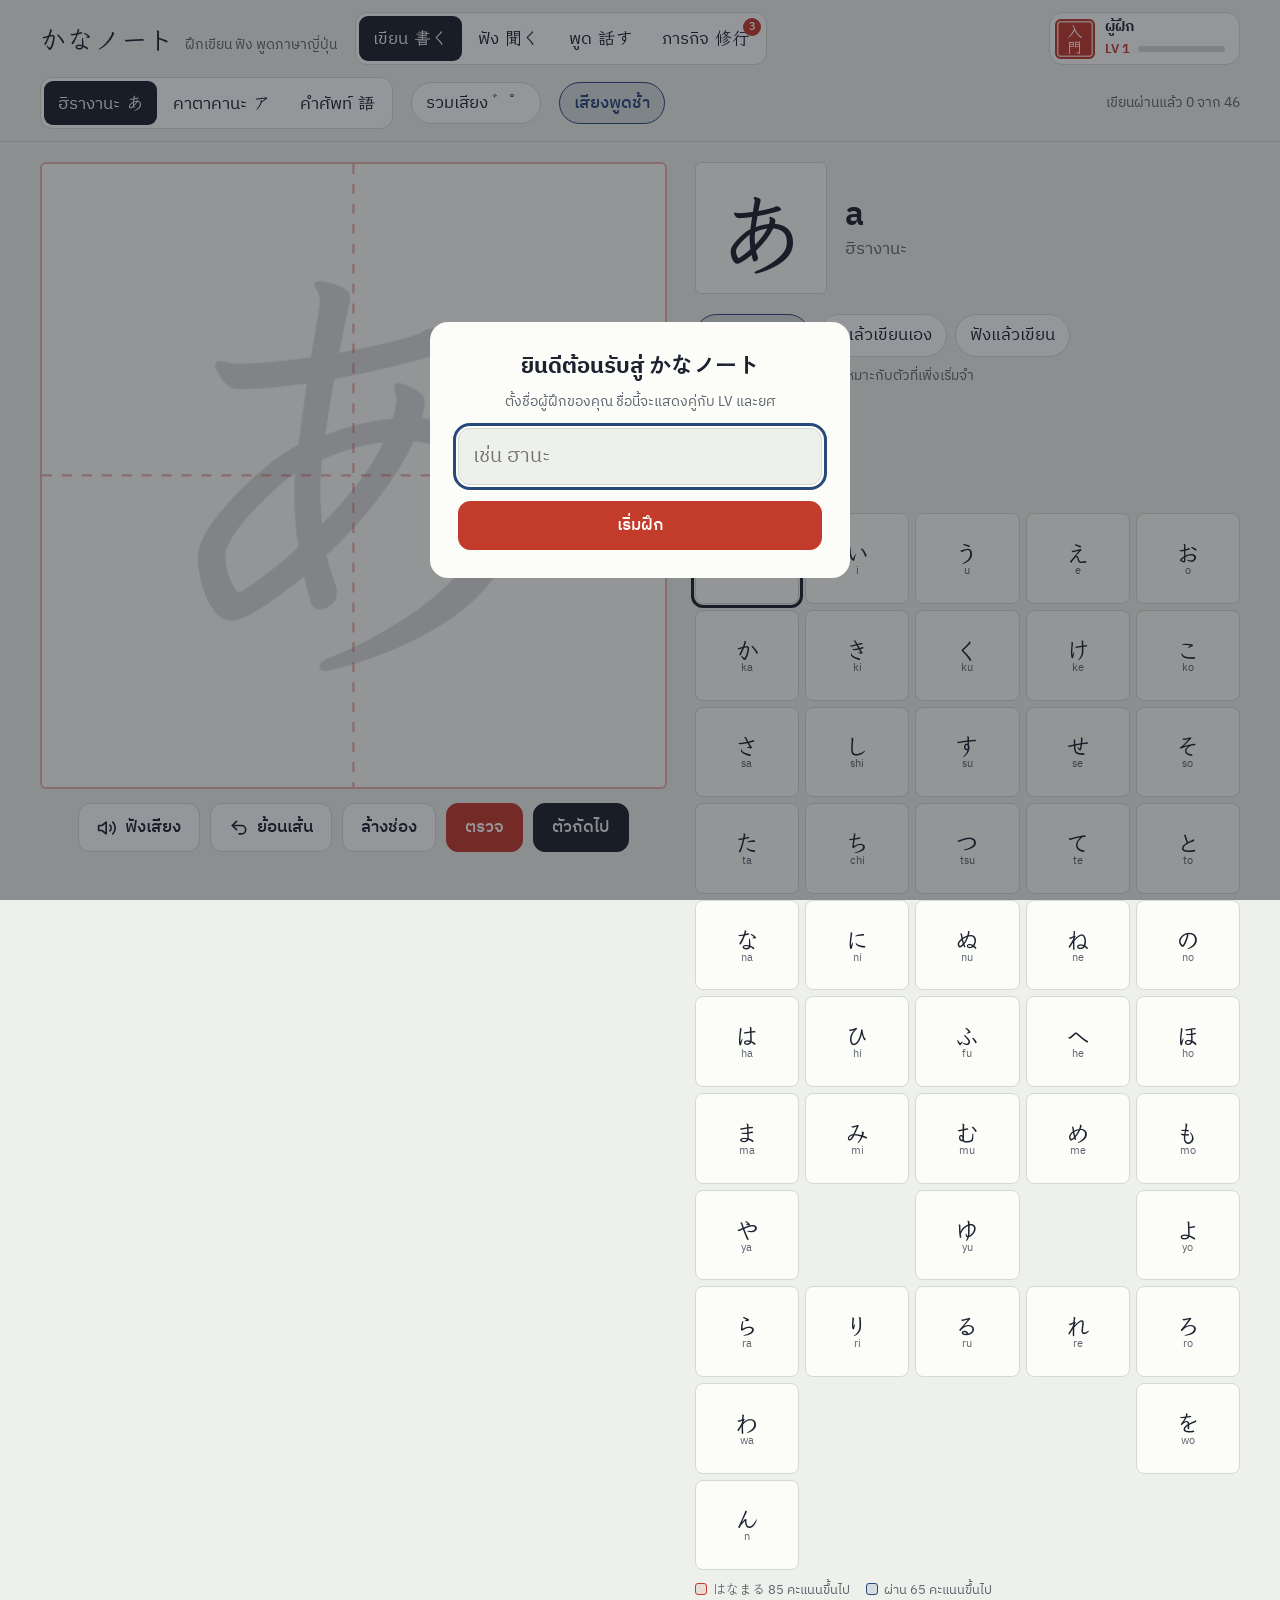
<file: index.html>
<!DOCTYPE html>
<html lang="th">
<head>
<meta charset="utf-8">
<meta name="viewport" content="width=device-width, initial-scale=1, viewport-fit=cover">
<meta name="description" content="ฝึกเขียน ฟัง และพูดภาษาญี่ปุ่น (ฮิรางานะ คาตาคานะ คำศัพท์) บน iPad ด้วย Apple Pencil พร้อมระบบเลเวล ยศ และภารกิจประจำวัน">
<meta name="theme-color" content="#EEF1EB" media="(prefers-color-scheme: light)">
<meta name="theme-color" content="#14171D" media="(prefers-color-scheme: dark)">
<meta name="apple-mobile-web-app-capable" content="yes">
<meta name="mobile-web-app-capable" content="yes">
<meta name="apple-mobile-web-app-title" content="かなノート">
<meta name="apple-mobile-web-app-status-bar-style" content="default">
<title>かなノート — ฝึกเขียน ฟัง พูดภาษาญี่ปุ่น</title>
<link rel="manifest" href="manifest.webmanifest">
<link rel="icon" type="image/png" href="icons/icon-192.png">
<link rel="apple-touch-icon" href="icons/icon-180.png">
<link rel="preconnect" href="https://fonts.googleapis.com">
<link rel="preconnect" href="https://fonts.gstatic.com" crossorigin>
<link href="https://fonts.googleapis.com/css2?family=Klee+One:wght@400;600&family=IBM+Plex+Sans+Thai:wght@400;500;600&family=Zen+Kaku+Gothic+New:wght@400;500;700&display=swap" rel="stylesheet">
<style>
:root{
  --paper:#EEF1EB; --sheet:#FCFCF9; --ink:#1D2230; --muted:#5D6570; --line:#D5DAD0;
  --shu:#C23B2B; --shu-soft:rgba(194,59,43,.12); --guide:rgba(194,59,43,.38);
  --ai:#27497A; --ai-soft:rgba(39,73,122,.12); --btn:#FFFFFF; --shade:rgba(20,24,32,.45);
  --ui:"IBM Plex Sans Thai","Zen Kaku Gothic New",system-ui,sans-serif;
  --kana:"Klee One","Zen Kaku Gothic New","Hiragino Mincho ProN",serif;
  color-scheme:light;
  box-sizing:border-box;
  padding-top:env(safe-area-inset-top,0px); padding-bottom:env(safe-area-inset-bottom,0px);
}
@media (prefers-color-scheme:dark){
  :root:not([data-theme="light"]){
    --paper:#14171D; --sheet:#1D2129; --ink:#E9EBEF; --muted:#9AA2AE; --line:#2E343F;
    --shu:#E5604B; --shu-soft:rgba(229,96,75,.16); --guide:rgba(229,96,75,.4);
    --ai:#93B3E3; --ai-soft:rgba(147,179,227,.16); --btn:#252A34; --shade:rgba(0,0,0,.6); color-scheme:dark;
  }
}
:root[data-theme="dark"]{
  --paper:#14171D; --sheet:#1D2129; --ink:#E9EBEF; --muted:#9AA2AE; --line:#2E343F;
  --shu:#E5604B; --shu-soft:rgba(229,96,75,.16); --guide:rgba(229,96,75,.4);
  --ai:#93B3E3; --ai-soft:rgba(147,179,227,.16); --btn:#252A34; --shade:rgba(0,0,0,.6); color-scheme:dark;
}
html{scroll-padding-top:env(safe-area-inset-top,0px);}
*,*::before,*::after{box-sizing:border-box}
body{margin:0;background:var(--paper);color:var(--ink);font-family:var(--ui);font-size:17px;line-height:1.55;-webkit-text-size-adjust:100%;}
body::before{content:"";position:fixed;inset:0 0 auto;height:env(safe-area-inset-top,0px);z-index:10;background:var(--paper);}
button{font:inherit;color:inherit;cursor:pointer;-webkit-tap-highlight-color:transparent}
button:focus-visible,input:focus-visible{outline:3px solid var(--ai);outline-offset:2px}
.hint{color:var(--muted);font-size:14px;margin:0}

/* ---------- header ---------- */
header{position:sticky;top:env(safe-area-inset-top,0px);z-index:5;background:var(--paper);border-bottom:1px solid var(--line);}
.bar{max-width:1240px;margin:0 auto;padding:12px 20px;display:flex;flex-wrap:wrap;align-items:center;gap:12px 18px;}
.bar.sub{padding-top:0}
body.questmode .bar.sub{display:none}
.brand{font-family:var(--kana);font-weight:600;font-size:26px;letter-spacing:.04em;display:flex;align-items:baseline;gap:10px}
.brand small{font-family:var(--ui);font-weight:400;font-size:14px;color:var(--muted);letter-spacing:0}
.seg{display:inline-flex;background:var(--btn);border:1px solid var(--line);border-radius:12px;padding:3px;gap:2px}
.seg button{border:0;background:transparent;padding:8px 14px;border-radius:9px;min-height:40px;white-space:nowrap;position:relative}
.seg button[aria-pressed="true"]{background:var(--ink);color:var(--paper)}
.seg .jp{font-family:var(--kana);font-weight:600;margin-left:6px}
.badge{position:absolute;top:2px;right:2px;min-width:18px;height:18px;border-radius:9px;background:var(--shu);color:#fff;font-size:11px;line-height:18px;font-weight:600;padding:0 5px}
.chip{border:1px solid var(--line);background:var(--btn);border-radius:999px;padding:7px 14px;min-height:40px}
.chip[aria-pressed="true"]{border-color:var(--ai);background:var(--ai-soft);color:var(--ai);font-weight:500}
#progress{margin-left:auto}

/* player chip */
.player{margin-left:auto;display:flex;align-items:center;gap:10px;border:1px solid var(--line);background:var(--btn);border-radius:14px;padding:5px 14px 5px 5px;min-height:52px;text-align:left}
.p-meta{display:flex;flex-direction:column;gap:3px;min-width:120px}
.p-name{font-weight:600;font-size:15px;line-height:1.2;max-width:160px;overflow:hidden;text-overflow:ellipsis;white-space:nowrap}
.p-lv{display:flex;align-items:center;gap:8px;font-size:13px}
.p-lv b{font-weight:600;color:var(--shu);white-space:nowrap}
.xpbar{flex:1;height:6px;border-radius:3px;background:var(--line);overflow:hidden;min-width:60px}
.xpbar i{display:block;height:100%;background:var(--shu);border-radius:3px;transition:width .5s ease}
.xpbar.lg{height:10px;border-radius:5px}
.xppop{position:fixed;transform:translateX(-50%);z-index:30;font-weight:600;color:var(--shu);font-size:15px;pointer-events:none;animation:xpup 1.3s ease-out forwards}
@keyframes xpup{0%{opacity:0;transform:translate(-50%,6px)}15%{opacity:1}100%{opacity:0;transform:translate(-50%,-22px)}}

/* hanko seal: the rank badge */
.seal{display:inline-flex;flex-direction:column;align-items:center;justify-content:center;flex:none;overflow:hidden;
  background:var(--shu);color:#fff;font-family:var(--kana);font-weight:600;border-radius:6px;letter-spacing:.02em;
  box-shadow:inset 0 0 0 2px var(--shu),inset 0 0 0 3.5px rgba(255,255,255,.7)}
.seal>span{display:block;line-height:1.02}
.seal.sm{width:40px;height:40px;font-size:15px;line-height:1}
.seal.sm.len3{font-size:11px}
.seal.lg{width:104px;height:104px;font-size:36px;line-height:1.05;border-radius:10px;box-shadow:inset 0 0 0 4px var(--shu),inset 0 0 0 6px rgba(255,255,255,.7)}
.seal.lg.len3{font-size:27px}
.seal.xl{width:150px;height:150px;font-size:52px;line-height:1.05;border-radius:12px;box-shadow:inset 0 0 0 5px var(--shu),inset 0 0 0 8px rgba(255,255,255,.7)}
.seal.xl.len3{font-size:38px}

main{max-width:1240px;margin:0 auto;padding:20px 20px 40px}
.view{display:none}.view.on{display:block}

/* ---------- writing ---------- */
.write{display:grid;grid-template-columns:minmax(0,1.15fr) minmax(300px,1fr);gap:28px;align-items:start}
.stage{display:flex;flex-direction:column;align-items:center;gap:14px}
.sheet{position:relative;width:min(100%,70vh,640px);aspect-ratio:1;background:var(--sheet);border:2px solid var(--guide);border-radius:6px;touch-action:none;-webkit-user-select:none;user-select:none;-webkit-touch-callout:none}
.sheet canvas,.sheet svg{position:absolute;inset:0;width:100%;height:100%}
.sheet svg.guides,.sheet .mark{pointer-events:none}
#ink{touch-action:none;cursor:crosshair}
.wordtrack{display:flex;gap:8px;justify-content:center;flex-wrap:wrap;padding-bottom:14px}
.wordtrack span{width:48px;height:48px;border:1.5px solid var(--line);border-radius:6px;display:grid;place-items:center;font-family:var(--kana);font-weight:600;font-size:26px;background:var(--sheet);position:relative}
.wordtrack span.cur{border-color:var(--shu);box-shadow:0 0 0 2px var(--shu-soft)}
.wordtrack span i{position:absolute;bottom:-20px;font-style:normal;font-family:var(--ui);font-size:12px;color:var(--muted);font-weight:400}
.tools{display:flex;gap:10px;flex-wrap:wrap;justify-content:center}
.btn{border:1px solid var(--line);background:var(--btn);border-radius:12px;padding:10px 18px;min-height:48px;font-weight:500;display:inline-flex;align-items:center;gap:8px}
.btn.primary{background:var(--ink);color:var(--paper);border-color:var(--ink)}
.btn.shu{background:var(--shu);color:#fff;border-color:var(--shu)}
.btn:disabled{opacity:.45;cursor:default}
.btn svg{width:20px;height:20px;flex:none}

.panel{display:flex;flex-direction:column;gap:20px}
.info{display:grid;grid-template-columns:auto 1fr;gap:18px;align-items:center}
.ref{width:132px;height:132px;border:1.5px solid var(--line);border-radius:6px;background:var(--sheet);display:grid;place-items:center;font-family:var(--kana);font-weight:600;font-size:88px;line-height:1}
.romaji{font-size:34px;font-weight:600;letter-spacing:.02em;line-height:1.2}
.meaning{color:var(--muted)}
.feedback{min-height:52px;font-size:16px}
.feedback b{font-size:22px;color:var(--shu)}
.modes{display:flex;gap:8px;flex-wrap:wrap}
.picker h3{margin:0 0 10px;font-size:16px;font-weight:600}
.gojuon{display:grid;grid-template-columns:repeat(5,1fr);gap:6px}
.gojuon .gap{grid-column:1/-1;height:6px}
.cell{aspect-ratio:1.15;border:1px solid var(--line);background:var(--sheet);border-radius:8px;font-family:var(--kana);font-weight:600;font-size:24px;line-height:1;display:flex;flex-direction:column;align-items:center;justify-content:center;gap:2px;padding:0}
.cell small{font-family:var(--ui);font-weight:400;font-size:11px;color:var(--muted)}
.cell.empty{visibility:hidden}
.cell.pass{background:var(--ai-soft);border-color:var(--ai)}
.cell.top{background:var(--shu-soft);border-color:var(--shu)}
.cell.cur{outline:3px solid var(--ink);outline-offset:1px}
.words{display:flex;flex-wrap:wrap;gap:8px}
.words .cell{aspect-ratio:auto;padding:8px 12px;font-size:20px;flex-direction:row;gap:8px}
.legend{display:flex;gap:16px;flex-wrap:wrap;font-size:13px;color:var(--muted);margin-top:10px}
.legend span::before{content:"";display:inline-block;width:12px;height:12px;border-radius:3px;margin-right:6px;vertical-align:-1px;border:1px solid}
.legend .l1::before{background:var(--shu-soft);border-color:var(--shu)}
.legend .l2::before{background:var(--ai-soft);border-color:var(--ai)}

/* ---------- listen & speak ---------- */
.drill{max-width:720px;margin:0 auto;display:flex;flex-direction:column;align-items:center;gap:22px;text-align:center}
.play{width:132px;height:132px;border-radius:50%;border:0;background:var(--ink);color:var(--paper);display:grid;place-items:center}
.play svg{width:54px;height:54px}
.choices{display:grid;grid-template-columns:repeat(2,minmax(0,1fr));gap:14px;width:100%}
.choice{border:1.5px solid var(--line);background:var(--sheet);border-radius:14px;min-height:120px;font-family:var(--kana);font-weight:600;font-size:56px;line-height:1.1;display:flex;flex-direction:column;align-items:center;justify-content:center;gap:4px;padding:10px}
.choice.word{font-size:38px}
.choice small{font-family:var(--ui);font-size:14px;font-weight:400;color:var(--muted);min-height:20px}
.choice.right{border-color:var(--ai);background:var(--ai-soft)}
.choice.wrong{border-color:var(--shu);background:var(--shu-soft)}
.stats{display:flex;gap:24px;color:var(--muted);font-size:15px}
.stats b{color:var(--ink);font-size:20px}
.card{width:100%;background:var(--sheet);border:1.5px solid var(--line);border-radius:16px;padding:28px 20px}
.big{font-family:var(--kana);font-weight:600;font-size:clamp(72px,14vw,140px);line-height:1.1}
.heard{min-height:56px}
.heard .ok{color:var(--ai);font-weight:600}
.heard .no{color:var(--shu);font-weight:600}
audio{width:100%;max-width:420px}
.rec-on{animation:pulse 1.2s ease-in-out infinite}
@keyframes pulse{50%{box-shadow:0 0 0 10px var(--shu-soft)}}

/* ---------- quest / profile ---------- */
.qgrid{display:grid;grid-template-columns:minmax(0,1fr) minmax(0,1.2fr);gap:28px;align-items:start}
.qgrid h2{font-size:20px;margin:0 0 6px;display:flex;align-items:baseline;gap:10px}
.qcount{font-size:15px;color:var(--shu);font-weight:600}
.profile{background:var(--sheet);border:1.5px solid var(--line);border-radius:16px;padding:24px;display:grid;grid-template-columns:auto 1fr;gap:20px;align-items:center}
.pinfo{display:flex;flex-direction:column;gap:6px;min-width:0}
.pname{font-size:24px;font-weight:600;line-height:1.2;overflow-wrap:anywhere}
.prank{color:var(--muted)}
.prank .jp{font-family:var(--kana);font-weight:600;color:var(--ink)}
.plv{display:flex;justify-content:space-between;align-items:baseline}
.plv b{font-size:28px;color:var(--shu)}
.plv span{font-size:14px;color:var(--muted)}
.link{border:0;background:none;color:var(--ai);font-size:14px;padding:4px 6px;text-decoration:underline;text-underline-offset:3px}
.link.danger{color:var(--shu);margin-top:18px}
.totals{grid-column:1/-1;display:grid;grid-template-columns:repeat(3,1fr);gap:10px;margin:6px 0 0}
.totals div{border-top:1px solid var(--line);padding-top:8px}
.totals dt{font-size:13px;color:var(--muted)}
.totals dd{margin:0;font-size:20px;font-weight:600}
.quests{grid-row:span 2}
.qlist{list-style:none;padding:0;margin:14px 0 12px;display:flex;flex-direction:column;gap:10px}
.qlist li{display:grid;grid-template-columns:auto 1fr auto;gap:14px;align-items:center;background:var(--sheet);border:1.5px solid var(--line);border-radius:14px;padding:14px 16px}
.qlist li.done{border-color:var(--shu);background:var(--shu-soft)}
.qcheck{width:30px;height:30px;border-radius:50%;border:2px solid var(--line);display:grid;place-items:center;color:#fff;font-weight:700}
.qlist li.done .qcheck{background:var(--shu);border-color:var(--shu)}
.qbody{display:flex;flex-direction:column;gap:8px;min-width:0}
.qtext{font-weight:500}
.qmeta{display:flex;flex-direction:column;align-items:flex-end;font-size:14px;color:var(--muted)}
.qmeta b{color:var(--shu);font-size:15px}
.bonus{border:1.5px dashed var(--shu);border-radius:12px;padding:12px 16px;color:var(--shu);font-weight:500}
.bonus.got{border-style:solid;background:var(--shu-soft)}
.xpways{list-style:none;padding:0;margin:10px 0 0;display:grid;grid-template-columns:1fr 1fr;gap:6px 18px;font-size:15px}
.xpways li{display:flex;justify-content:space-between;border-bottom:1px solid var(--line);padding:6px 0}
.xpways b{color:var(--shu)}
.ranks ol{list-style:none;padding:0;margin:12px 0 0;display:flex;flex-direction:column;gap:8px}
.ranks li{display:grid;grid-template-columns:auto 1fr auto;gap:12px;align-items:center;padding:6px 10px;border-radius:10px}
.ranks li:not(.got){opacity:.45}
.ranks li:not(.got) .seal{background:var(--muted);box-shadow:inset 0 0 0 2px var(--muted),inset 0 0 0 3.5px rgba(255,255,255,.6)}
.ranks li.cur{background:var(--shu-soft);outline:1.5px solid var(--shu)}
.ranks li b{font-size:14px;color:var(--muted);font-weight:500}

/* ---------- dialogs ---------- */
dialog{border:0;border-radius:18px;padding:28px;background:var(--sheet);color:var(--ink);width:min(420px,calc(100vw - 32px));text-align:center}
dialog::backdrop{background:var(--shade)}
dialog h2{margin:0 0 6px;font-size:22px}
dialog input{width:100%;font:inherit;font-size:20px;padding:12px 14px;border:1.5px solid var(--line);border-radius:12px;background:var(--paper);color:var(--ink);margin:16px 0}
dialog .btn{width:100%;justify-content:center}
.lvseal{display:flex;justify-content:center;margin-bottom:10px}
dialog[open] .lvseal .seal{animation:stamp .55s cubic-bezier(.2,1.4,.4,1) both}
@keyframes stamp{0%{transform:scale(1.8) rotate(-8deg);opacity:0}100%{transform:scale(1) rotate(-3deg);opacity:1}}
.lvnum{font-size:40px;font-weight:600;color:var(--shu);margin:4px 0}
#lv-body p{margin:4px 0}
#lvdlg .btn{margin-top:18px}

.toast{position:fixed;left:50%;bottom:calc(24px + env(safe-area-inset-bottom,0px));transform:translateX(-50%);background:var(--ink);color:var(--paper);padding:12px 20px;border-radius:12px;font-size:15px;opacity:0;pointer-events:none;transition:opacity .2s;max-width:90vw;text-align:center;z-index:40}
.toast.on{opacity:1}

@media (max-width:980px){
  .qgrid{grid-template-columns:1fr}
  .quests{grid-row:auto}
}
@media (max-width:880px){
  .write{grid-template-columns:1fr}
  .sheet{width:min(100%,60vh)}
}
@media (max-width:600px){
  .brand small{display:none}
  .seg button{padding:8px 9px}
  .seg .jp{display:none}
  .choice{font-size:44px;min-height:100px}
  .player{margin-left:0;width:100%}
  .profile{grid-template-columns:1fr;justify-items:start}
  .totals{grid-template-columns:repeat(2,1fr)}
  .xpways{grid-template-columns:1fr}
}
@media (prefers-reduced-motion:reduce){*{animation:none!important;transition:none!important}}

</style>
</head>
<body>
<header>
  <div class="bar">
    <div class="brand">かなノート <small>ฝึกเขียน ฟัง พูดภาษาญี่ปุ่น</small></div>
    <div class="seg" role="group" aria-label="โหมดฝึก" id="tabs">
      <button data-tab="write" aria-pressed="true">เขียน<span class="jp">書く</span></button>
      <button data-tab="listen" aria-pressed="false">ฟัง<span class="jp">聞く</span></button>
      <button data-tab="speak" aria-pressed="false">พูด<span class="jp">話す</span></button>
      <button data-tab="quest" aria-pressed="false">ภารกิจ<span class="jp">修行</span><span class="badge" id="q-badge" hidden></span></button>
    </div>
    <button class="player" id="player">
      <span id="p-seal"></span>
      <span class="p-meta">
        <span class="p-name" id="p-name">ผู้ฝึก</span>
        <span class="p-lv"><b id="p-lv">LV 1</b><span class="xpbar"><i id="p-xp"></i></span></span>
      </span>
    </button>
  </div>
  <div class="bar sub">
    <div class="seg" role="group" aria-label="ชุดตัวอักษร" id="sets">
      <button data-set="hira" aria-pressed="true">ฮิรางานะ<span class="jp">あ</span></button>
      <button data-set="kata" aria-pressed="false">คาตาคานะ<span class="jp">ア</span></button>
      <button data-set="vocab" aria-pressed="false">คำศัพท์<span class="jp">語</span></button>
    </div>
    <button class="chip" id="daku" aria-pressed="false">รวมเสียง ゛゜</button>
    <button class="chip" id="slow" aria-pressed="true">เสียงพูดช้า</button>
    <span class="hint" id="progress"></span>
  </div>
</header>

<main>
  <!-- เขียน -->
  <section class="view on" id="v-write">
    <div class="write">
      <div class="stage">
        <div class="sheet" id="sheet">
          <canvas id="trace"></canvas>
          <svg class="guides" viewBox="0 0 100 100" preserveAspectRatio="none" aria-hidden="true">
            <line x1="50" y1="0" x2="50" y2="100" stroke="var(--guide)" stroke-width=".35" stroke-dasharray="1.6 1.6"/>
            <line x1="0" y1="50" x2="100" y2="50" stroke="var(--guide)" stroke-width=".35" stroke-dasharray="1.6 1.6"/>
          </svg>
          <canvas id="ink" aria-label="ช่องเขียนตัวอักษร"></canvas>
          <svg class="mark" id="mark" viewBox="0 0 400 400" aria-hidden="true"></svg>
        </div>
        <div class="wordtrack" id="wordtrack"></div>
        <div class="tools">
          <button class="btn" id="w-listen"><svg viewBox="0 0 24 24" fill="none" stroke="currentColor" stroke-width="2" stroke-linecap="round" stroke-linejoin="round"><path d="M11 5 6 9H2v6h4l5 4V5z"/><path d="M15.5 8.5a5 5 0 0 1 0 7"/><path d="M19 5a10 10 0 0 1 0 14"/></svg>ฟังเสียง</button>
          <button class="btn" id="w-undo"><svg viewBox="0 0 24 24" fill="none" stroke="currentColor" stroke-width="2" stroke-linecap="round" stroke-linejoin="round"><path d="M9 14 4 9l5-5"/><path d="M4 9h11a5 5 0 0 1 0 10h-3"/></svg>ย้อนเส้น</button>
          <button class="btn" id="w-clear">ล้างช่อง</button>
          <button class="btn shu" id="w-check">ตรวจ</button>
          <button class="btn primary" id="w-next">ตัวถัดไป</button>
        </div>
      </div>
      <div class="panel">
        <div class="info">
          <div class="ref" id="ref">あ</div>
          <div>
            <div class="romaji" id="romaji">a</div>
            <div class="meaning" id="meaning"></div>
          </div>
        </div>
        <div>
          <div class="modes" role="group" aria-label="วิธีฝึกเขียน" id="wmodes">
            <button class="chip" data-wm="trace" aria-pressed="true">เขียนทับรอย</button>
            <button class="chip" data-wm="copy" aria-pressed="false">ดูแล้วเขียนเอง</button>
            <button class="chip" data-wm="dict" aria-pressed="false">ฟังแล้วเขียน</button>
          </div>
          <p class="hint" id="wm-hint" style="margin-top:8px"></p>
        </div>
        <div class="feedback" id="feedback" aria-live="polite"></div>
        <div class="picker">
          <h3 id="picker-title">เลือกตัวอักษร</h3>
          <div id="picker"></div>
          <div class="legend"><span class="l1">はなまる 85 คะแนนขึ้นไป</span><span class="l2">ผ่าน 65 คะแนนขึ้นไป</span></div>
        </div>
      </div>
    </div>
  </section>

  <!-- ฟัง -->
  <section class="view" id="v-listen">
    <div class="drill">
      <p class="hint">ฟังเสียงแล้วแตะตัวอักษรที่ได้ยิน กดปุ่มกลมเพื่อฟังซ้ำได้</p>
      <button class="play" id="l-play" aria-label="ฟังเสียงอีกครั้ง"><svg viewBox="0 0 24 24" fill="none" stroke="currentColor" stroke-width="1.8" stroke-linecap="round" stroke-linejoin="round"><path d="M11 5 6 9H2v6h4l5 4V5z"/><path d="M15.5 8.5a5 5 0 0 1 0 7"/><path d="M19 5a10 10 0 0 1 0 14"/></svg></button>
      <div class="choices" id="l-choices"></div>
      <div class="feedback" id="l-feedback" aria-live="polite"></div>
      <div class="stats"><span>ถูกติดกัน <b id="l-streak">0</b></span><span>ถูก <b id="l-right">0</b> จาก <b id="l-total">0</b></span></div>
      <button class="btn primary" id="l-next">ข้อถัดไป</button>
    </div>
  </section>

  <!-- พูด -->
  <section class="view" id="v-speak">
    <div class="drill">
      <div class="card">
        <div class="big" id="s-text">ねこ</div>
        <div class="romaji" id="s-romaji">neko</div>
        <div class="meaning" id="s-meaning"></div>
      </div>
      <div class="tools">
        <button class="btn" id="s-model"><svg viewBox="0 0 24 24" fill="none" stroke="currentColor" stroke-width="2" stroke-linecap="round" stroke-linejoin="round"><path d="M11 5 6 9H2v6h4l5 4V5z"/><path d="M15.5 8.5a5 5 0 0 1 0 7"/></svg>ฟังตัวอย่าง</button>
        <button class="btn shu" id="s-recog"><svg viewBox="0 0 24 24" fill="none" stroke="currentColor" stroke-width="2" stroke-linecap="round" stroke-linejoin="round"><rect x="9" y="2" width="6" height="12" rx="3"/><path d="M5 10a7 7 0 0 0 14 0"/><path d="M12 17v4"/></svg><span id="s-recog-label">ให้ระบบฟังฉันพูด</span></button>
        <button class="btn" id="s-rec">อัดเสียงตัวเอง</button>
      </div>
      <div class="heard" id="s-heard" aria-live="polite"></div>
      <audio id="s-audio" controls hidden></audio>
      <div class="tools">
        <button class="btn" id="s-again">ฝึกอีกรอบ</button>
        <button class="btn" id="s-ok">พูดได้แล้ว</button>
        <button class="btn primary" id="s-next">คำถัดไป</button>
      </div>
      <p class="hint" id="s-note">ทิป: คำศัพท์ทั้งคำให้ผลการฟังที่แม่นกว่าตัวอักษรเดี่ยว เพราะระบบมักแปลงเสียงสั้น ๆ เป็นคันจิ</p>
    </div>
  </section>

  <!-- ภารกิจ & โปรไฟล์ (เติมโดย js/game.js) -->
  <section class="view" id="v-quest"></section>
</main>

<dialog id="namedlg" aria-labelledby="name-title">
  <h2 id="name-title">ยินดีต้อนรับสู่ かなノート</h2>
  <p class="hint">ตั้งชื่อผู้ฝึกของคุณ ชื่อนี้จะแสดงคู่กับ LV และยศ</p>
  <input id="name-input" maxlength="20" autocomplete="nickname" placeholder="เช่น ฮานะ" aria-label="ชื่อผู้ฝึก">
  <button class="btn shu" id="name-save">เริ่มฝึก</button>
</dialog>

<dialog id="lvdlg" aria-label="เลเวลอัป">
  <div id="lv-body"></div>
  <button class="btn primary" id="lv-close">ฝึกต่อ</button>
</dialog>

<div class="toast" id="toast" role="status"></div>

<script>
/* ---- data.js ---- */
/* かなノート — ข้อมูลตัวอักษร คำศัพท์ ยศ และภารกิจประจำวัน */
window.KN = window.KN || {};
(() => {
  const H_ROWS = [
    ['あ','い','う','え','お'],['か','き','く','け','こ'],['さ','し','す','せ','そ'],['た','ち','つ','て','と'],
    ['な','に','ぬ','ね','の'],['は','ひ','ふ','へ','ほ'],['ま','み','む','め','も'],['や',null,'ゆ',null,'よ'],
    ['ら','り','る','れ','ろ'],['わ',null,null,null,'を'],['ん',null,null,null,null],
    ['が','ぎ','ぐ','げ','ご'],['ざ','じ','ず','ぜ','ぞ'],['だ','ぢ','づ','で','ど'],['ば','び','ぶ','べ','ぼ'],['ぱ','ぴ','ぷ','ぺ','ぽ']
  ];
  const R_ROWS = [
    ['a','i','u','e','o'],['ka','ki','ku','ke','ko'],['sa','shi','su','se','so'],['ta','chi','tsu','te','to'],
    ['na','ni','nu','ne','no'],['ha','hi','fu','he','ho'],['ma','mi','mu','me','mo'],['ya',null,'yu',null,'yo'],
    ['ra','ri','ru','re','ro'],['wa',null,null,null,'wo'],['n',null,null,null,null],
    ['ga','gi','gu','ge','go'],['za','ji','zu','ze','zo'],['da','ji','zu','de','do'],['ba','bi','bu','be','bo'],['pa','pi','pu','pe','po']
  ];
  const toKata = s => s.replace(/[\u3041-\u3096]/g, c => String.fromCharCode(c.charCodeAt(0) + 0x60));
  const toHira = s => s.replace(/[\u30A1-\u30F6]/g, c => String.fromCharCode(c.charCodeAt(0) - 0x60));

  const KANA = [];
  H_ROWS.forEach((row, r) => row.forEach((ch, c) => {
    if (!ch) return;
    const ro = R_ROWS[r][c];
    KANA.push({ text: ch, romaji: ro, sound: ro === 'wo' ? 'o' : ro, row: r, col: c, daku: r >= 11 });
  }));
  const KATA = KANA.map(k => ({ ...k, text: toKata(k.text) }));

  const VOCAB = [
    ['ねこ','neko','แมว'],['いぬ','inu','สุนัข'],['みず','mizu','น้ำ'],['さかな','sakana','ปลา'],['やま','yama','ภูเขา'],
    ['はな','hana','ดอกไม้'],['そら','sora','ท้องฟ้า'],['うみ','umi','ทะเล'],['あめ','ame','ฝน'],['さくら','sakura','ดอกซากุระ'],
    ['たまご','tamago','ไข่'],['ごはん','gohan','ข้าว'],['すし','sushi','ซูชิ'],['くるま','kuruma','รถยนต์'],['ほん','hon','หนังสือ'],
    ['えき','eki','สถานีรถไฟ'],['ともだち','tomodachi','เพื่อน'],['ありがとう','arigatō','ขอบคุณ'],['こんにちは','konnichiwa','สวัสดี (ตอนกลางวัน)'],
    ['おはよう','ohayō','อรุณสวัสดิ์'],['テレビ','terebi','โทรทัศน์'],['カメラ','kamera','กล้องถ่ายรูป'],['ホテル','hoteru','โรงแรม'],
    ['バナナ','banana','กล้วย'],['トマト','tomato','มะเขือเทศ'],['メロン','meron','เมลอน'],['パン','pan','ขนมปัง'],['ペン','pen','ปากกา']
  ].map(([text, romaji, meaning]) => ({ text, romaji, meaning, sound: text }));

  /* ยศ: เลื่อนตาม LV */
  const RANKS = [
    { lv: 1,  jp: '入門',   th: 'ผู้เริ่มต้น' },
    { lv: 5,  jp: '見習い', th: 'ศิษย์ฝึกหัด' },
    { lv: 10, jp: '学徒',   th: 'นักเรียน' },
    { lv: 15, jp: '書生',   th: 'ศิษย์พู่กัน' },
    { lv: 20, jp: '初段',   th: 'สายดำขั้นหนึ่ง' },
    { lv: 25, jp: '達人',   th: 'ผู้เชี่ยวชาญ' },
    { lv: 30, jp: '師範',   th: 'ครูผู้สอน' },
    { lv: 40, jp: '名人',   th: 'ปรมาจารย์' }
  ];

  /* XP ที่ได้จากการฝึก */
  const XP = { hanamaru: 15, pass: 10, try: 3, listenRight: 5, listenWrong: 1, speakHeard: 10, speakSelf: 5, allQuests: 60 };

  /* คลังภารกิจประจำวัน (สุ่ม 3 ข้อต่อวัน) */
  const QUESTS = {
    'write-pass': { group: 'write',  ev: 'write',    n: [5, 8, 10], xp: 40, text: n => `เขียนผ่าน 65 คะแนนขึ้นไป ${n} ตัว`, test: d => d.score >= 65 },
    'hanamaru':   { group: 'write',  ev: 'write',    n: [2, 3, 5],  xp: 50, text: n => `ได้ はなまる ${n} ครั้ง`,          test: d => d.score >= 85 },
    'dict':       { group: 'write',  ev: 'write',    n: [3, 5],     xp: 45, text: n => `ฝึกแบบฟังแล้วเขียน ${n} ตัว`,      test: d => d.mode === 'dict' },
    'word':       { group: 'write',  ev: 'wordDone', n: [1, 2, 3],  xp: 50, text: n => `เขียนคำศัพท์ครบทั้งคำ ${n} คำ` },
    'listen':     { group: 'listen', ev: 'listen',   n: [8, 12, 15],xp: 40, text: n => `ฟังแล้วตอบถูก ${n} ข้อ`,          test: d => d.ok },
    'streak':     { group: 'listen', ev: 'listen',   n: [5, 8],     xp: 50, text: n => `ฟังถูกติดกัน ${n} ข้อ`, max: d => d.streak },
    'speak':      { group: 'speak',  ev: 'speak',    n: [3, 5],     xp: 40, text: n => `ฝึกพูดสำเร็จ ${n} ครั้ง`,          test: d => d.ok }
  };

  Object.assign(KN, { H_ROWS, R_ROWS, toKata, toHira, KANA, KATA, VOCAB, RANKS, XP, QUESTS });
})();

</script>
<script>
/* ---- game.js ---- */
/* かなノート — ระบบผู้เล่น: ชื่อ, XP/LV, ยศ, ภารกิจประจำวัน */
window.KN = window.KN || {};
KN.Game = (() => {
  const KEY = 'kananote-game-v1';
  const $ = s => document.querySelector(s);
  let g = {
    name: '', xp: 0,
    streak: { last: '', count: 0 },
    totals: { pass: 0, hanamaru: 0, listen: 0, speak: 0, words: 0 },
    daily: null
  };
  try { const raw = localStorage.getItem(KEY); if (raw) g = deepMerge(g, JSON.parse(raw)); } catch (e) {}
  function deepMerge(a, b) { for (const k in b) { a[k] = (b[k] && typeof b[k] === 'object' && !Array.isArray(b[k]) && a[k] && typeof a[k] === 'object') ? deepMerge(a[k], b[k]) : b[k]; } return a; }
  const save = () => { try { localStorage.setItem(KEY, JSON.stringify(g)); } catch (e) {} };

  /* ---------- วันที่ ---------- */
  const dayKey = d => `${d.getFullYear()}-${String(d.getMonth() + 1).padStart(2, '0')}-${String(d.getDate()).padStart(2, '0')}`;
  const today = () => dayKey(new Date());
  const yesterday = () => { const d = new Date(); d.setDate(d.getDate() - 1); return dayKey(d); };

  /* ---------- LV & ยศ ---------- */
  const need = L => 40 + 20 * L;               // XP ที่ต้องใช้จาก LV L ไป L+1
  function levelInfo(xp) {
    let L = 1, rem = xp;
    while (rem >= need(L)) { rem -= need(L); L++; }
    return { L, into: rem, need: need(L) };
  }
  const rankFor = L => KN.RANKS.filter(r => r.lv <= L).pop();
  const nextRank = L => KN.RANKS.find(r => r.lv > L);
  const seal = (jp, size) => `<span class="seal ${size} len${[...jp].length}" aria-hidden="true">${[...jp].map(c => `<span>${c}</span>`).join('')}</span>`;

  /* ---------- ภารกิจประจำวัน ---------- */
  function rng(str) {
    let h = 1779033703 ^ str.length;
    for (let i = 0; i < str.length; i++) { h = Math.imul(h ^ str.charCodeAt(i), 3432918353); h = h << 13 | h >>> 19; }
    return () => { h = Math.imul(h ^ h >>> 16, 2246822507); h = Math.imul(h ^ h >>> 13, 3266489909); h ^= h >>> 16; return (h >>> 0) / 4294967296; };
  }
  function genDaily(date) {
    const r = rng('kana' + date);
    const pick = a => a[Math.floor(r() * a.length)];
    const ids = Object.keys(KN.QUESTS);
    const writeIds = ids.filter(i => KN.QUESTS[i].group === 'write');
    const listenIds = ids.filter(i => KN.QUESTS[i].group === 'listen');
    const q1 = pick(writeIds), q2 = pick(listenIds);
    const q3 = r() < 0.6 ? 'speak' : pick(writeIds.filter(i => i !== q1));
    return { date, bonus: false, quests: [q1, q2, q3].map(id => ({ id, n: pick(KN.QUESTS[id].n), p: 0, done: false })) };
  }
  function ensureDaily() {
    if (!g.daily || g.daily.date !== today()) { g.daily = genDaily(today()); save(); return true; }
    return false;
  }
  function markStreak() {
    const t = today();
    if (g.streak.last === t) return;
    g.streak.count = g.streak.last === yesterday() ? g.streak.count + 1 : 1;
    g.streak.last = t;
  }
  const streakNow = () => (g.streak.last === today() || g.streak.last === yesterday()) ? g.streak.count : 0;

  /* ---------- รับ XP ---------- */
  let queue = [];
  function award(xp, reason) {
    if (!xp) return;
    const before = levelInfo(g.xp).L;
    g.xp += xp; save();
    popXP(xp);
    const after = levelInfo(g.xp).L;
    if (after > before) queue.push({ before, after });
    renderChip(); renderQuestView();
    if (queue.length) setTimeout(showLevelUp, 650);
  }
  function popXP(xp) {
    const chip = $('#player'); if (!chip) return;
    const el = document.createElement('span');
    el.className = 'xppop'; el.textContent = `+${xp} XP`;
    const r = chip.getBoundingClientRect();
    el.style.left = (r.left + r.width / 2) + 'px'; el.style.top = (r.bottom + 4) + 'px';
    document.body.appendChild(el);
    setTimeout(() => el.remove(), 1300);
  }

  /* ---------- บันทึกกิจกรรม ---------- */
  function track(ev, d = {}) {
    ensureDaily();
    if (ev === 'write') { if (d.score >= 65) g.totals.pass++; if (d.score >= 85) g.totals.hanamaru++; }
    if (ev === 'listen' && d.ok) g.totals.listen++;
    if (ev === 'speak' && d.ok) g.totals.speak++;
    if (ev === 'wordDone') g.totals.words++;
    const finished = [];
    g.daily.quests.forEach(q => {
      const def = KN.QUESTS[q.id];
      if (q.done || def.ev !== ev) return;
      if (def.max) q.p = Math.max(q.p, Math.min(q.n, def.max(d) || 0));
      else if (!def.test || def.test(d)) q.p = Math.min(q.n, q.p + 1);
      if (q.p >= q.n) { q.done = true; finished.push(q); }
    });
    save();
    finished.forEach((q, i) => setTimeout(() => {
      markStreak(); save();
      KN.toast(`ภารกิจสำเร็จ: ${KN.QUESTS[q.id].text(q.n)}`);
      award(KN.QUESTS[q.id].xp);
    }, 400 + i * 900));
    if (finished.length && g.daily.quests.every(q => q.done) && !g.daily.bonus) {
      g.daily.bonus = true; save();
      setTimeout(() => { KN.toast('ทำภารกิจครบทั้งวันแล้ว รับโบนัสพิเศษ'); award(KN.XP.allQuests); }, 400 + finished.length * 900 + 300);
    }
    renderQuestView();
  }

  /* ---------- UI: แถบผู้เล่นบนหัว ---------- */
  function renderChip() {
    const li = levelInfo(g.xp), rk = rankFor(li.L);
    $('#p-seal').outerHTML = `<span id="p-seal">${seal(rk.jp, 'sm')}</span>`;
    $('#p-name').textContent = g.name || 'ผู้ฝึก';
    $('#p-lv').textContent = `LV ${li.L}`;
    $('#p-xp').style.width = (li.into / li.need * 100).toFixed(1) + '%';
    $('#player').setAttribute('aria-label', `${g.name || 'ผู้ฝึก'} LV ${li.L} ยศ ${rk.th} เปิดหน้าภารกิจ`);
    const badge = $('#q-badge');
    if (badge && g.daily) { const left = g.daily.quests.filter(q => !q.done).length; badge.textContent = left || ''; badge.hidden = !left; }
  }

  /* ---------- UI: หน้าภารกิจ & โปรไฟล์ ---------- */
  function untilMidnight() {
    const n = new Date(), m = new Date(n); m.setHours(24, 0, 0, 0);
    const mins = Math.round((m - n) / 60000);
    return `${Math.floor(mins / 60)} ชม. ${mins % 60} นาที`;
  }
  function renderQuestView() {
    const box = $('#v-quest'); if (!box) return;
    ensureDaily();
    const li = levelInfo(g.xp), rk = rankFor(li.L), nx = nextRank(li.L);
    const done = g.daily.quests.filter(q => q.done).length;
    box.innerHTML = `
      <div class="qgrid">
        <section class="profile">
          ${seal(rk.jp, 'lg')}
          <div class="pinfo">
            <div class="pname">${esc(g.name || 'ผู้ฝึก')} <button class="link" id="edit-name">แก้ชื่อ</button></div>
            <div class="prank">${rk.th} <span class="jp">${rk.jp}</span></div>
            <div class="plv"><b>LV ${li.L}</b><span>${li.into} / ${li.need} XP</span></div>
            <div class="xpbar lg"><i style="width:${(li.into / li.need * 100).toFixed(1)}%"></i></div>
            <p class="hint">${nx ? `ถึง LV ${nx.lv} จะได้ยศ ${nx.th} (${nx.jp})` : 'ได้ยศสูงสุดแล้ว ฝึกต่อเพื่อเพิ่ม LV ได้เรื่อย ๆ'}</p>
          </div>
          <dl class="totals">
            <div><dt>ฝึกต่อเนื่อง</dt><dd>${streakNow()} วัน</dd></div>
            <div><dt>XP สะสม</dt><dd>${g.xp.toLocaleString()}</dd></div>
            <div><dt>เขียนผ่าน</dt><dd>${g.totals.pass}</dd></div>
            <div><dt>はなまる</dt><dd>${g.totals.hanamaru}</dd></div>
            <div><dt>ฟังถูก</dt><dd>${g.totals.listen}</dd></div>
            <div><dt>พูดสำเร็จ</dt><dd>${g.totals.speak}</dd></div>
          </dl>
        </section>

        <section class="quests">
          <h2>ภารกิจวันนี้ <span class="qcount">${done}/3</span></h2>
          <p class="hint">ภารกิจชุดใหม่จะมาในอีก ${untilMidnight()}</p>
          <ol class="qlist">
            ${g.daily.quests.map(q => { const d = KN.QUESTS[q.id]; return `
              <li class="${q.done ? 'done' : ''}">
                <span class="qcheck" aria-hidden="true">${q.done ? '✓' : ''}</span>
                <div class="qbody">
                  <div class="qtext">${d.text(q.n)}</div>
                  <div class="xpbar"><i style="width:${q.p / q.n * 100}%"></i></div>
                </div>
                <div class="qmeta"><span>${q.p}/${q.n}</span><b>+${d.xp} XP</b></div>
              </li>`; }).join('')}
          </ol>
          <div class="bonus ${g.daily.bonus ? 'got' : ''}">${g.daily.bonus ? `รับโบนัสทำครบทั้งวันแล้ว +${KN.XP.allQuests} XP` : `ทำครบทั้ง 3 ข้อ รับโบนัสเพิ่ม +${KN.XP.allQuests} XP`}</div>

          <h2 style="margin-top:28px">วิธีเก็บ XP</h2>
          <ul class="xpways">
            <li>เขียนได้ はなまる (85+) <b>+${KN.XP.hanamaru}</b></li>
            <li>เขียนผ่าน (65+) <b>+${KN.XP.pass}</b></li>
            <li>เขียนแล้วกดตรวจ <b>+${KN.XP.try}</b></li>
            <li>ฟังแล้วตอบถูก <b>+${KN.XP.listenRight}</b></li>
            <li>ระบบฟังว่าพูดถูก <b>+${KN.XP.speakHeard}</b></li>
            <li>ประเมินตัวเองว่าพูดได้ <b>+${KN.XP.speakSelf}</b></li>
          </ul>
        </section>

        <section class="ranks">
          <h2>ลำดับยศ</h2>
          <ol>
            ${KN.RANKS.map(r => `<li class="${r.lv <= li.L ? 'got' : ''} ${r === rk ? 'cur' : ''}">${seal(r.jp, 'sm')}<span>${r.th}</span><b>LV ${r.lv}</b></li>`).join('')}
          </ol>
          <button class="link danger" id="reset-all">ล้างข้อมูลทั้งหมดแล้วเริ่มใหม่</button>
        </section>
      </div>`;
    $('#edit-name').onclick = askName;
    $('#reset-all').onclick = () => {
      if (!confirm('ลบชื่อ LV ภารกิจ และคะแนนทั้งหมดในเครื่องนี้?')) return;
      try { Object.keys(localStorage).filter(k => k.startsWith('kananote')).forEach(k => localStorage.removeItem(k)); } catch (e) {}
      location.reload();
    };
    renderChip();
  }
  const esc = s => String(s).replace(/[&<>"']/g, c => ({ '&': '&amp;', '<': '&lt;', '>': '&gt;', '"': '&quot;', "'": '&#39;' }[c]));

  /* ---------- ตั้งชื่อ ---------- */
  function askName() {
    const dlg = $('#namedlg'), inp = $('#name-input');
    inp.value = g.name || '';
    $('#name-title').textContent = g.name ? 'แก้ชื่อผู้ฝึก' : 'ยินดีต้อนรับสู่ かなノート';
    dlg.showModal(); setTimeout(() => inp.focus(), 50);
  }
  function saveName() {
    const v = $('#name-input').value.trim().slice(0, 20);
    if (!v) { $('#name-input').focus(); return; }
    g.name = v; save(); $('#namedlg').close(); renderChip(); renderQuestView();
  }

  /* ---------- เลเวลอัป ---------- */
  function showLevelUp() {
    const dlg = $('#lvdlg'); if (!queue.length || dlg.open) return;
    const { before, after } = queue.shift();
    const r0 = rankFor(before), r1 = rankFor(after);
    const rankUp = r0 !== r1;
    $('#lv-body').innerHTML = `
      <div class="lvseal">${seal(r1.jp, 'xl')}</div>
      <p class="lvnum">LV ${after}</p>
      <p>${rankUp ? `เลื่อนยศเป็น <b>${r1.th}</b> (${r1.jp})` : `ยศ ${r1.th} ฝึกต่ออีกนิดเพื่อเลื่อนยศ`}</p>`;
    dlg.classList.toggle('rankup', rankUp);
    dlg.showModal();
  }

  function init() {
    ensureDaily(); renderChip(); renderQuestView();
    $('#name-save').onclick = saveName;
    $('#name-input').addEventListener('keydown', e => { if (e.key === 'Enter') saveName(); });
    $('#namedlg').addEventListener('cancel', e => { if (!g.name) e.preventDefault(); });
    $('#lv-close').onclick = () => { $('#lvdlg').close(); };
    $('#lvdlg').addEventListener('close', () => { if (queue.length) setTimeout(showLevelUp, 200); });
    if (!g.name) askName();
    const tick = () => { if (ensureDaily()) KN.toast('ภารกิจประจำวันใหม่มาแล้ว'); renderQuestView(); };
    setInterval(tick, 60000);
    document.addEventListener('visibilitychange', () => { if (!document.hidden) tick(); });
  }

  return { init, award, track, render: renderQuestView };
})();

</script>
<script>
/* ---- app.js ---- */
/* かなノート — ฝึกเขียน ฟัง พูด */
(() => {
const { H_ROWS, KANA, KATA, VOCAB, toHira, XP } = KN;
const Game = KN.Game;
const $ = s => document.querySelector(s), $$ = s => [...document.querySelectorAll(s)];

/* ---------- storage ---------- */
const KEY = 'kananote-v1';
let prog = { w: {}, l: {}, s: {} };
try { const raw = localStorage.getItem(KEY); if (raw) prog = Object.assign(prog, JSON.parse(raw)); } catch (e) {}
let settings = { set: 'hira', daku: false, slow: true, wm: 'trace' };
try { const raw = localStorage.getItem(KEY + '-settings'); if (raw) settings = Object.assign(settings, JSON.parse(raw)); } catch (e) {}
const save = () => { try { localStorage.setItem(KEY, JSON.stringify(prog)); localStorage.setItem(KEY + '-settings', JSON.stringify(settings)); } catch (e) {} };

const st = { tab: 'write', idx: 0, pos: 0, passScores: [], graded: false, lAnswer: null, lDone: false, lStreak: 0, lRight: 0, lTotal: 0, sIdx: 0, sScored: false };
const pool = () => settings.set === 'vocab' ? VOCAB : (settings.set === 'kata' ? KATA : KANA).filter(k => settings.daku || !k.daku);
const pkey = it => settings.set + ':' + it.text;
const css = n => getComputedStyle(document.documentElement).getPropertyValue(n).trim();
KN.toast = m => { const t = $('#toast'); t.textContent = m; t.classList.add('on'); clearTimeout(KN.toast.t); KN.toast.t = setTimeout(() => t.classList.remove('on'), 2600); };
const toast = KN.toast;
const shuffle = a => { for (let i = a.length - 1; i > 0; i--) { const j = Math.random() * (i + 1) | 0; [a[i], a[j]] = [a[j], a[i]]; } return a; };

/* ---------- speech ---------- */
let jaVoice = null;
const pickVoice = () => { try { const vs = speechSynthesis.getVoices(); jaVoice = vs.find(v => /ja[-_]JP/i.test(v.lang) && /Kyoko|O-ren|Google/i.test(v.name)) || vs.find(v => /^ja/i.test(v.lang)) || null; } catch (e) {} };
if ('speechSynthesis' in window) { pickVoice(); speechSynthesis.onvoiceschanged = pickVoice; }
function speak(text) {
  if (!('speechSynthesis' in window)) { toast('อุปกรณ์นี้ยังเล่นเสียงพูดไม่ได้'); return; }
  speechSynthesis.cancel();
  const u = new SpeechSynthesisUtterance(text); u.lang = 'ja-JP'; if (jaVoice) u.voice = jaVoice;
  u.rate = settings.slow ? 0.7 : 0.95; speechSynthesis.speak(u);
}

/* ---------- header ---------- */
function updateProgress() {
  const p = pool(); const done = p.filter(it => (prog.w[pkey(it)] || 0) >= 65).length;
  $('#progress').textContent = `เขียนผ่านแล้ว ${done} จาก ${p.length}`;
}
function showTab(tab) {
  st.tab = tab; $$('#tabs button').forEach(x => x.setAttribute('aria-pressed', x.dataset.tab === tab));
  $$('.view').forEach(v => v.classList.toggle('on', v.id === 'v-' + tab));
  document.body.classList.toggle('questmode', tab === 'quest');
  if (tab === 'listen') newListen(true);
  if (tab === 'speak') showSpeak();
  if (tab === 'write') sizeCanvases();
  if (tab === 'quest') Game.render();
  window.scrollTo({ top: 0 });
}
$$('#tabs button').forEach(b => b.onclick = () => showTab(b.dataset.tab));
$('#player').onclick = () => showTab('quest');
$$('#sets button').forEach(b => b.onclick = () => { settings.set = b.dataset.set; save(); syncHeader(); st.idx = 0; st.sIdx = 0; st.pos = 0; st.passScores = []; resetAll(); });
$('#daku').onclick = () => { settings.daku = !settings.daku; save(); syncHeader(); st.idx = 0; resetAll(); };
$('#slow').onclick = () => { settings.slow = !settings.slow; save(); syncHeader(); };
function syncHeader() {
  $$('#sets button').forEach(x => x.setAttribute('aria-pressed', x.dataset.set === settings.set));
  $('#daku').setAttribute('aria-pressed', settings.daku); $('#daku').hidden = settings.set === 'vocab';
  $('#slow').setAttribute('aria-pressed', settings.slow);
  $$('#wmodes button').forEach(x => x.setAttribute('aria-pressed', x.dataset.wm === settings.wm));
  updateProgress();
}
function resetAll() { loadTarget(); buildPicker(); if (st.tab === 'listen') newListen(true); if (st.tab === 'speak') showSpeak(); }

/* ---------- writing canvas ---------- */
const sheet = $('#sheet'), trace = $('#trace'), ink = $('#ink'), mark = $('#mark');
let strokes = [], cur = null, penSeen = false, S = 400, dpr = 1;
function sizeCanvases() {
  const r = sheet.getBoundingClientRect(); if (!r.width) return;
  dpr = Math.min(window.devicePixelRatio || 1, 3); S = r.width;
  [trace, ink].forEach(c => { c.width = Math.round(S * dpr); c.height = Math.round(S * dpr); });
  drawTrace(); renderInk();
}
new ResizeObserver(sizeCanvases).observe(sheet);
matchMedia('(prefers-color-scheme: dark)').addEventListener('change', () => { drawTrace(); renderInk(); });

function glyph(ctx, size, ch, { fill, stroke, lw } = {}) {
  ctx.save();
  ctx.font = `600 ${Math.round(size * 0.72)}px "Klee One","Zen Kaku Gothic New",serif`;
  ctx.textAlign = 'center'; ctx.textBaseline = 'alphabetic';
  const m = ctx.measureText(ch);
  const x = size / 2 + (m.actualBoundingBoxLeft - m.actualBoundingBoxRight) / 2;
  const y = size / 2 + (m.actualBoundingBoxAscent - m.actualBoundingBoxDescent) / 2;
  if (lw) { ctx.lineWidth = lw; ctx.lineJoin = 'round'; ctx.strokeStyle = stroke; ctx.strokeText(ch, x, y); }
  if (fill) { ctx.fillStyle = fill; ctx.fillText(ch, x, y); }
  ctx.restore();
}
const curItem = () => { const p = pool(); return p[((st.idx % p.length) + p.length) % p.length]; };
const curChar = () => curItem().text[st.pos];

function drawTrace() {
  const ctx = trace.getContext('2d'); ctx.setTransform(dpr, 0, 0, dpr, 0, 0); ctx.clearRect(0, 0, S, S);
  const ch = curChar(); if (!ch) return;
  if (st.graded) { ctx.globalAlpha = .32; glyph(ctx, S, ch, { fill: css('--shu') }); ctx.globalAlpha = 1; return; }
  if (settings.wm === 'trace') { ctx.globalAlpha = .14; glyph(ctx, S, ch, { fill: css('--ink') }); ctx.globalAlpha = 1; }
}
function drawStroke(ctx, pts, size, base) {
  ctx.lineCap = 'round'; ctx.lineJoin = 'round';
  if (pts.length === 1) { const p = pts[0]; ctx.beginPath(); ctx.arc(p.x * size, p.y * size, base * (0.55 + p.p * 0.6) / 2, 0, Math.PI * 2); ctx.fill(); return; }
  for (let i = 1; i < pts.length; i++) {
    const a = pts[i - 1], b = pts[i];
    ctx.lineWidth = base * (0.55 + ((a.p + b.p) / 2) * 0.6);
    ctx.beginPath(); ctx.moveTo(a.x * size, a.y * size); ctx.lineTo(b.x * size, b.y * size); ctx.stroke();
  }
}
function renderInk() {
  const ctx = ink.getContext('2d'); ctx.setTransform(dpr, 0, 0, dpr, 0, 0); ctx.clearRect(0, 0, S, S);
  const c = css('--ink'); ctx.strokeStyle = c; ctx.fillStyle = c;
  strokes.forEach(s => drawStroke(ctx, s, S, S * 0.034));
}
function pt(e) {
  const r = ink.getBoundingClientRect();
  const p = e.pointerType === 'pen' ? (e.pressure || 0.5) : 0.55;
  return { x: (e.clientX - r.left) / r.width, y: (e.clientY - r.top) / r.height, p };
}
ink.addEventListener('pointerdown', e => {
  if (e.pointerType === 'pen') penSeen = true;
  if (penSeen && e.pointerType === 'touch') return; // กันฝ่ามือเมื่อใช้ Apple Pencil
  e.preventDefault();
  if (st.graded) clearAttempt(true);
  ink.setPointerCapture(e.pointerId); cur = [pt(e)]; strokes.push(cur); renderInk();
});
ink.addEventListener('pointermove', e => {
  if (!cur) return; e.preventDefault();
  const evs = e.getCoalescedEvents ? e.getCoalescedEvents() : [e];
  const ctx = ink.getContext('2d'); const c = css('--ink'); ctx.strokeStyle = c; ctx.fillStyle = c;
  for (const ev of evs) { const p = pt(ev); const last = cur[cur.length - 1]; cur.push(p); drawStroke(ctx, [last, p], S, S * 0.034); }
});
const endStroke = () => { cur = null; };
ink.addEventListener('pointerup', endStroke); ink.addEventListener('pointercancel', endStroke);
['touchstart', 'touchmove'].forEach(t => ink.addEventListener(t, e => e.preventDefault(), { passive: false }));

function clearAttempt(keepFeedback) { strokes = []; st.graded = false; mark.innerHTML = ''; if (!keepFeedback) $('#feedback').innerHTML = ''; drawTrace(); renderInk(); updateInfo(); }
$('#w-undo').onclick = () => { if (st.graded) { st.graded = false; mark.innerHTML = ''; drawTrace(); updateInfo(); } strokes.pop(); renderInk(); };
$('#w-clear').onclick = () => clearAttempt();
$('#w-listen').onclick = () => speak(settings.set === 'vocab' ? curItem().text : curChar());

/* ให้คะแนน: ปรับขนาดลายมือให้เท่ากับตัวต้นแบบ แล้ววัดว่าเส้นทับกันแค่ไหน */
async function grade() {
  if (st.graded) { toast('ตรวจตัวนี้แล้ว เขียนใหม่หรือไปตัวถัดไปได้เลย'); return; }
  const totalPts = strokes.reduce((a, s) => a + s.length, 0);
  if (!strokes.length || totalPts < 3) { toast('เขียนตัวอักษรในช่องก่อน แล้วค่อยกดตรวจ'); return; }
  const ch = curChar();
  try { await document.fonts.load('600 100px "Klee One"', ch); } catch (e) {}
  const N = 160;
  const mk = () => { const c = document.createElement('canvas'); c.width = c.height = N; return c.getContext('2d', { willReadFrequently: true }); };
  const tThin = mk(), tThick = mk(), uThin = mk(), uThick = mk();
  glyph(tThin, N, ch, { fill: '#000' }); glyph(tThick, N, ch, { fill: '#000', stroke: '#000', lw: N * 0.09 });
  const A = ctx => ctx.getImageData(0, 0, N, N).data;
  const td = A(tThin);
  let tx0 = N, ty0 = N, tx1 = 0, ty1 = 0;
  for (let y = 0; y < N; y++) for (let x = 0; x < N; x++) if (td[(y * N + x) * 4 + 3] > 100) { tx0 = Math.min(tx0, x); tx1 = Math.max(tx1, x); ty0 = Math.min(ty0, y); ty1 = Math.max(ty1, y); }
  let ux0 = 1, uy0 = 1, ux1 = 0, uy1 = 0; strokes.flat().forEach(p => { ux0 = Math.min(ux0, p.x); ux1 = Math.max(ux1, p.x); uy0 = Math.min(uy0, p.y); uy1 = Math.max(uy1, p.y); });
  const tw = (tx1 - tx0) / N, th = (ty1 - ty0) / N, uw = Math.max(ux1 - ux0, .02), uh = Math.max(uy1 - uy0, .02);
  const sc = Math.min(2, Math.max(.5, Math.max(tw, th) / Math.max(uw, uh)));
  const tcx = (tx0 + tx1) / 2 / N, tcy = (ty0 + ty1) / 2 / N, ucx = (ux0 + ux1) / 2, ucy = (uy0 + uy1) / 2;
  const norm = strokes.map(s => s.map(p => ({ x: (p.x - ucx) * sc + tcx, y: (p.y - ucy) * sc + tcy, p: .6 })));
  [[uThin, .045], [uThick, .12]].forEach(([ctx, w]) => { ctx.strokeStyle = '#000'; ctx.fillStyle = '#000'; norm.forEach(s => drawStroke(ctx, s, N, N * w)); });
  const tk = A(tThick), ut = A(uThin), uk = A(uThick);
  let u = 0, uIn = 0, t = 0, tCov = 0;
  for (let i = 3; i < td.length; i += 4) {
    if (ut[i] > 100) { u++; if (tk[i] > 100) uIn++; }
    if (td[i] > 100) { t++; if (uk[i] > 100) tCov++; }
  }
  const P = u ? uIn / u : 0, R = t ? tCov / t : 0;
  const f = (P + R) ? 2 * P * R / (P + R) : 0;
  showGrade(Math.max(0, Math.min(100, Math.round((f - 0.15) / 0.7 * 100))));
}
$('#w-check').onclick = grade;

function showGrade(score) {
  st.graded = true; drawTrace(); updateInfo();
  const it = curItem(), word = settings.set === 'vocab';
  st.passScores[st.pos] = score; renderWordTrack();
  const k = word ? pkey(it) + '#' + st.pos : pkey(it);
  prog.w[k] = Math.max(prog.w[k] || 0, score);
  let wordDone = false;
  if (word && st.pos === it.text.length - 1 && st.passScores.filter(s => s != null).length === it.text.length) {
    const avg = Math.round(st.passScores.reduce((a, b) => a + (b || 0), 0) / it.text.length);
    prog.w[pkey(it)] = Math.max(prog.w[pkey(it)] || 0, avg); wordDone = true;
  }
  save(); buildPicker(); updateProgress();

  Game.award(score >= 85 ? XP.hanamaru : score >= 65 ? XP.pass : XP.try);
  Game.track('write', { score, mode: settings.wm });
  if (wordDone) Game.track('wordDone');

  const shu = css('--shu');
  const reduce = matchMedia('(prefers-reduced-motion: reduce)').matches;
  let shape = '', msg = '';
  if (score >= 85) { shape = `<path d="${hanamaru()}" fill="none" stroke="${shu}" stroke-width="5" stroke-linecap="round" stroke-linejoin="round"/>`; msg = `<b>${score} คะแนน</b><br>はなまる! เส้นตรงกับต้นแบบดีมาก`; }
  else if (score >= 65) { shape = `<circle cx="60" cy="60" r="40" fill="none" stroke="${shu}" stroke-width="5"/>`; msg = `<b>${score} คะแนน</b><br>ผ่านแล้ว ลองดูเงาสีแดงเทียบตำแหน่งเส้นอีกนิด`; }
  else { shape = `<path d="M60 22 L98 90 L22 90 Z" fill="none" stroke="${shu}" stroke-width="5" stroke-linejoin="round"/>`; msg = `<b>${score} คะแนน</b><br>ลองอีกครั้ง เงาสีแดงคือรูปที่ถูกต้อง เริ่มเขียนใหม่ได้เลย`; }
  mark.innerHTML = `<g transform="translate(262,8) scale(1.1)">${shape}<text x="60" y="68" text-anchor="middle" font-family="IBM Plex Sans Thai, sans-serif" font-weight="600" font-size="22" fill="${shu}">${score}</text></g>`;
  const p = mark.querySelector('path,circle');
  if (p && !reduce && p.getTotalLength) { const L = p.getTotalLength(); p.style.strokeDasharray = L; p.style.strokeDashoffset = L; p.getBoundingClientRect(); p.style.transition = 'stroke-dashoffset .9s ease-out'; p.style.strokeDashoffset = 0; }
  $('#feedback').innerHTML = msg;
  if (settings.wm === 'dict') speak(curChar());
}
function hanamaru() {
  const pts = []; const turns = 2.4 * Math.PI * 2;
  for (let t = 0; t <= turns; t += .12) { const r = 3 + t * 2.1; pts.push([60 + r * Math.cos(t), 60 + r * Math.sin(t)]); }
  for (let u = 0; u <= Math.PI * 2 + .05; u += .04) { const r = 40 + 11 * Math.abs(Math.sin(3 * u)); pts.push([60 + r * Math.cos(turns + u), 60 + r * Math.sin(turns + u)]); }
  return 'M' + pts.map(p => p[0].toFixed(1) + ' ' + p[1].toFixed(1)).join(' L');
}

function updateInfo() {
  const it = curItem(), ch = curChar(), word = settings.set === 'vocab', hide = settings.wm === 'dict' && !st.graded;
  const ref = $('#ref');
  ref.textContent = hide ? '?' : ch;
  ref.style.color = hide ? 'var(--muted)' : '';
  $('#romaji').textContent = hide ? 'ฟังแล้วเขียน' : it.romaji;
  $('#meaning').textContent = word ? (hide ? '' : `${it.text} แปลว่า ${it.meaning}`) : (settings.set === 'kata' ? 'คาตาคานะ' : 'ฮิรางานะ');
  const hints = { trace: 'เขียนตามเงาจาง ๆ ในช่อง เหมาะกับตัวที่เพิ่งเริ่มจำ', copy: 'ช่องจะว่างเปล่า ดูตัวต้นแบบด้านบนแล้วเขียนเองให้เต็มช่อง', dict: 'ระบบจะอ่านออกเสียง แล้วให้เขียนจากความจำ กดฟังเสียงซ้ำได้' };
  $('#wm-hint').textContent = hints[settings.wm];
  $('#w-next').textContent = word && st.pos < it.text.length - 1 ? 'ตัวถัดไปในคำ' : (word ? 'คำถัดไป' : 'ตัวถัดไป');
}
function renderWordTrack() {
  const wt = $('#wordtrack'); const it = curItem();
  if (settings.set !== 'vocab') { wt.innerHTML = ''; wt.style.display = 'none'; return; }
  wt.style.display = 'flex';
  wt.innerHTML = [...it.text].map((c, i) => {
    const shown = i < st.pos || (i === st.pos && st.graded) || settings.wm !== 'dict';
    const s = st.passScores[i]; return `<span class="${i === st.pos ? 'cur' : ''}">${shown ? c : ''}${s != null ? `<i>${s}</i>` : ''}</span>`;
  }).join('');
}
function loadTarget() {
  strokes = []; st.graded = false; mark.innerHTML = ''; $('#feedback').innerHTML = '';
  drawTrace(); renderInk(); updateInfo(); renderWordTrack();
}
function goNext() {
  const it = curItem();
  if (settings.set === 'vocab' && st.pos < it.text.length - 1) st.pos++;
  else { st.idx = (st.idx + 1) % pool().length; st.pos = 0; st.passScores = []; }
  loadTarget(); buildPicker();
  if (settings.wm === 'dict') setTimeout(() => speak(settings.set === 'vocab' && st.pos === 0 ? curItem().text : curChar()), 150);
}
$('#w-next').onclick = goNext;
$$('#wmodes button').forEach(b => b.onclick = () => { settings.wm = b.dataset.wm; save(); syncHeader(); loadTarget(); if (settings.wm === 'dict') speak(settings.set === 'vocab' ? curItem().text : curChar()); });

function buildPicker() {
  const box = $('#picker'), p = pool();
  const cls = it => { const s = prog.w[pkey(it)] || 0; return s >= 85 ? 'top' : s >= 65 ? 'pass' : ''; };
  if (settings.set === 'vocab') {
    $('#picker-title').textContent = 'เลือกคำศัพท์';
    box.className = 'words';
    box.innerHTML = p.map((it, i) => `<button class="cell ${cls(it)} ${i === st.idx ? 'cur' : ''}" data-i="${i}">${it.text}<small>${it.meaning}</small></button>`).join('');
  } else {
    $('#picker-title').textContent = 'เลือกตัวอักษร';
    box.className = 'gojuon';
    const rows = settings.daku ? H_ROWS.length : 11; let html = '';
    for (let r = 0; r < rows; r++) {
      if (r === 11) html += '<div class="gap"></div>';
      for (let c = 0; c < 5; c++) {
        const i = p.findIndex(k => k.row === r && k.col === c);
        if (i < 0) { html += '<span class="cell empty"></span>'; continue; }
        const it = p[i]; html += `<button class="cell ${cls(it)} ${i === st.idx ? 'cur' : ''}" data-i="${i}" aria-label="${it.text} ${it.romaji}">${it.text}<small>${it.romaji}</small></button>`;
      }
    }
    box.innerHTML = html;
  }
  box.querySelectorAll('button').forEach(b => b.onclick = () => { st.idx = +b.dataset.i; st.pos = 0; st.passScores = []; loadTarget(); buildPicker(); if (settings.wm === 'dict') speak(settings.set === 'vocab' ? curItem().text : curChar()); });
}

/* ---------- listening ---------- */
function newListen(silent) {
  const p = pool(); let a; do { a = p[Math.random() * p.length | 0]; } while (p.length > 1 && st.lAnswer && a.text === st.lAnswer.text);
  st.lAnswer = a; st.lDone = false;
  const seen = new Set([a.sound]); const others = [];
  shuffle([...p]).forEach(x => { if (others.length < 3 && !seen.has(x.sound)) { seen.add(x.sound); others.push(x); } });
  const opts = shuffle([a, ...others]); const word = settings.set === 'vocab';
  $('#l-choices').innerHTML = opts.map(o => `<button class="choice ${word ? 'word' : ''}" data-s="${o.sound}">${o.text}<small></small></button>`).join('');
  $('#l-choices').querySelectorAll('.choice').forEach((b, i) => b.onclick = () => answer(b, opts[i], opts));
  $('#l-feedback').textContent = ''; $('#l-next').disabled = true;
  if (!silent) speak(a.text); else setTimeout(() => speak(a.text), 200);
}
function answer(btn, o, opts) {
  if (st.lDone) return; st.lDone = true; const a = st.lAnswer; const ok = o.sound === a.sound;
  const k = pkey(a); const rec = prog.l[k] || [0, 0]; rec[1]++; if (ok) rec[0]++; prog.l[k] = rec; save();
  st.lTotal++; if (ok) { st.lRight++; st.lStreak++; } else st.lStreak = 0;
  $('#l-choices').querySelectorAll('.choice').forEach((b, i) => {
    const it = opts[i]; b.querySelector('small').textContent = it.meaning ? `${it.romaji} — ${it.meaning}` : it.romaji;
    if (b.dataset.s === a.sound) b.classList.add('right');
  });
  if (!ok) btn.classList.add('wrong');
  $('#l-feedback').innerHTML = ok ? `<b style="color:var(--ai)">ถูกต้อง</b> เสียง “${a.romaji}”` : `<b>ยังไม่ถูก</b> ที่ได้ยินคือ ${a.text} (${a.romaji})`;
  $('#l-streak').textContent = st.lStreak; $('#l-right').textContent = st.lRight; $('#l-total').textContent = st.lTotal;
  $('#l-next').disabled = false; $('#l-next').focus();
  Game.award(ok ? XP.listenRight : XP.listenWrong);
  Game.track('listen', { ok, streak: st.lStreak });
}
$('#l-play').onclick = () => st.lAnswer && speak(st.lAnswer.text);
$('#l-next').onclick = () => newListen(false);

/* ---------- speaking ---------- */
const SR = window.SpeechRecognition || window.webkitSpeechRecognition;
let recog = null, mediaRec = null, chunks = [];
const sItem = () => { const p = pool(); return p[st.sIdx % p.length]; };
function showSpeak() {
  const it = sItem(); st.sScored = false;
  $('#s-text').textContent = it.text; $('#s-romaji').textContent = it.romaji;
  $('#s-meaning').textContent = it.meaning || ''; $('#s-heard').innerHTML = '';
  const au = $('#s-audio'); au.hidden = true; au.removeAttribute('src');
  $('#s-recog').disabled = !SR; if (!SR) $('#s-recog').title = 'เบราว์เซอร์นี้ยังไม่รองรับการฟังเสียงพูด';
  $('#s-rec').disabled = !(navigator.mediaDevices && window.MediaRecorder);
  $('#s-note').hidden = settings.set === 'vocab';
  $('#s-ok').disabled = false;
}
function speakSuccess(heard) {
  if (st.sScored) return; st.sScored = true;
  const k = pkey(sItem()); prog.s[k] = (prog.s[k] || 0) + 1; save();
  Game.award(heard ? XP.speakHeard : XP.speakSelf);
  Game.track('speak', { ok: true });
  $('#s-ok').disabled = true;
}
$('#s-model').onclick = () => speak(sItem().text);
const clean = s => toHira(s).replace(/[\s、。！？!?.,ー・]/g, '');
$('#s-recog').onclick = () => {
  if (!SR) return;
  if (recog) { recog.stop(); return; }
  if ('speechSynthesis' in window) speechSynthesis.cancel();
  const btn = $('#s-recog'), label = $('#s-recog-label'); const target = clean(sItem().text);
  try { recog = new SR(); } catch (e) { $('#s-heard').textContent = 'เปิดระบบฟังเสียงไม่ได้ ลองใช้ปุ่มอัดเสียงตัวเองแทน'; return; }
  recog.lang = 'ja-JP'; recog.interimResults = false; recog.maxAlternatives = 5;
  btn.classList.add('rec-on'); label.textContent = 'กำลังฟัง… แตะเพื่อหยุด';
  $('#s-heard').textContent = 'พูดได้เลย';
  recog.onresult = e => {
    const alts = [...e.results[0]].map(r => r.transcript);
    const ok = alts.some(a => { const c = clean(a); return c === target || c.includes(target); });
    if (ok) speakSuccess(true);
    $('#s-heard').innerHTML = ok ? `<span class="ok">ชัดเจน ระบบได้ยินว่า “${alts[0]}”</span>`
      : `<span class="no">ระบบได้ยินว่า “${alts[0]}”</span><br><span class="hint">ลองฟังตัวอย่างอีกครั้งแล้วพูดช้า ๆ ให้ครบทุกพยางค์</span>`;
  };
  recog.onerror = e => {
    const m = { 'not-allowed': 'ยังไม่ได้อนุญาตไมโครโฟน ให้อนุญาตใน Safari หรือใช้วิธีประเมินตัวเองด้านล่าง', 'no-speech': 'ไม่ได้ยินเสียง ลองพูดใกล้ไมค์มากขึ้น', 'service-not-allowed': 'ต้องเปิด Siri หรือการป้อนตามคำบอก ในการตั้งค่า iPad ก่อน' };
    $('#s-heard').textContent = m[e.error] || ('ฟังเสียงไม่สำเร็จ (' + e.error + ')');
  };
  recog.onend = () => { recog = null; btn.classList.remove('rec-on'); label.textContent = 'ให้ระบบฟังฉันพูด'; };
  try { recog.start(); } catch (e) { recog = null; btn.classList.remove('rec-on'); label.textContent = 'ให้ระบบฟังฉันพูด'; }
};
$('#s-rec').onclick = async () => {
  const btn = $('#s-rec');
  if (mediaRec && mediaRec.state === 'recording') { mediaRec.stop(); return; }
  try {
    const stream = await navigator.mediaDevices.getUserMedia({ audio: true });
    chunks = []; mediaRec = new MediaRecorder(stream);
    mediaRec.ondataavailable = e => chunks.push(e.data);
    mediaRec.onstop = () => {
      stream.getTracks().forEach(t => t.stop()); btn.classList.remove('rec-on'); btn.textContent = 'อัดเสียงตัวเอง';
      const au = $('#s-audio'); au.src = URL.createObjectURL(new Blob(chunks, { type: mediaRec.mimeType })); au.hidden = false;
      $('#s-heard').innerHTML = '<span class="hint">ฟังเสียงตัวเองเทียบกับตัวอย่าง แล้วกด “พูดได้แล้ว” ถ้าใกล้เคียง</span>';
    };
    mediaRec.start(); btn.classList.add('rec-on'); btn.textContent = 'กำลังอัด… แตะเพื่อหยุด';
    setTimeout(() => mediaRec && mediaRec.state === 'recording' && mediaRec.stop(), 6000);
  } catch (e) { $('#s-heard').textContent = 'เปิดไมโครโฟนไม่ได้ ใช้ปุ่มฟังตัวอย่างแล้วพูดตาม และประเมินตัวเองได้'; }
};
$('#s-ok').onclick = () => { speakSuccess(false); toast('บันทึกแล้ว ไปคำถัดไปกัน'); st.sIdx++; showSpeak(); };
$('#s-again').onclick = () => { $('#s-heard').innerHTML = ''; speak(sItem().text); };
$('#s-next').onclick = () => { st.sIdx++; showSpeak(); };

/* ---------- init ---------- */
syncHeader(); buildPicker(); loadTarget();
Game.init();
if (document.fonts) {
  document.fonts.ready.then(drawTrace);
  document.fonts.load('600 100px "Klee One"', 'あア').then(drawTrace).catch(() => {});
}
if ('serviceWorker' in navigator && location.protocol === 'https:') {
  navigator.serviceWorker.register('./sw.js').catch(() => {});
}
})();

</script>
</body>
</html>
</file>
